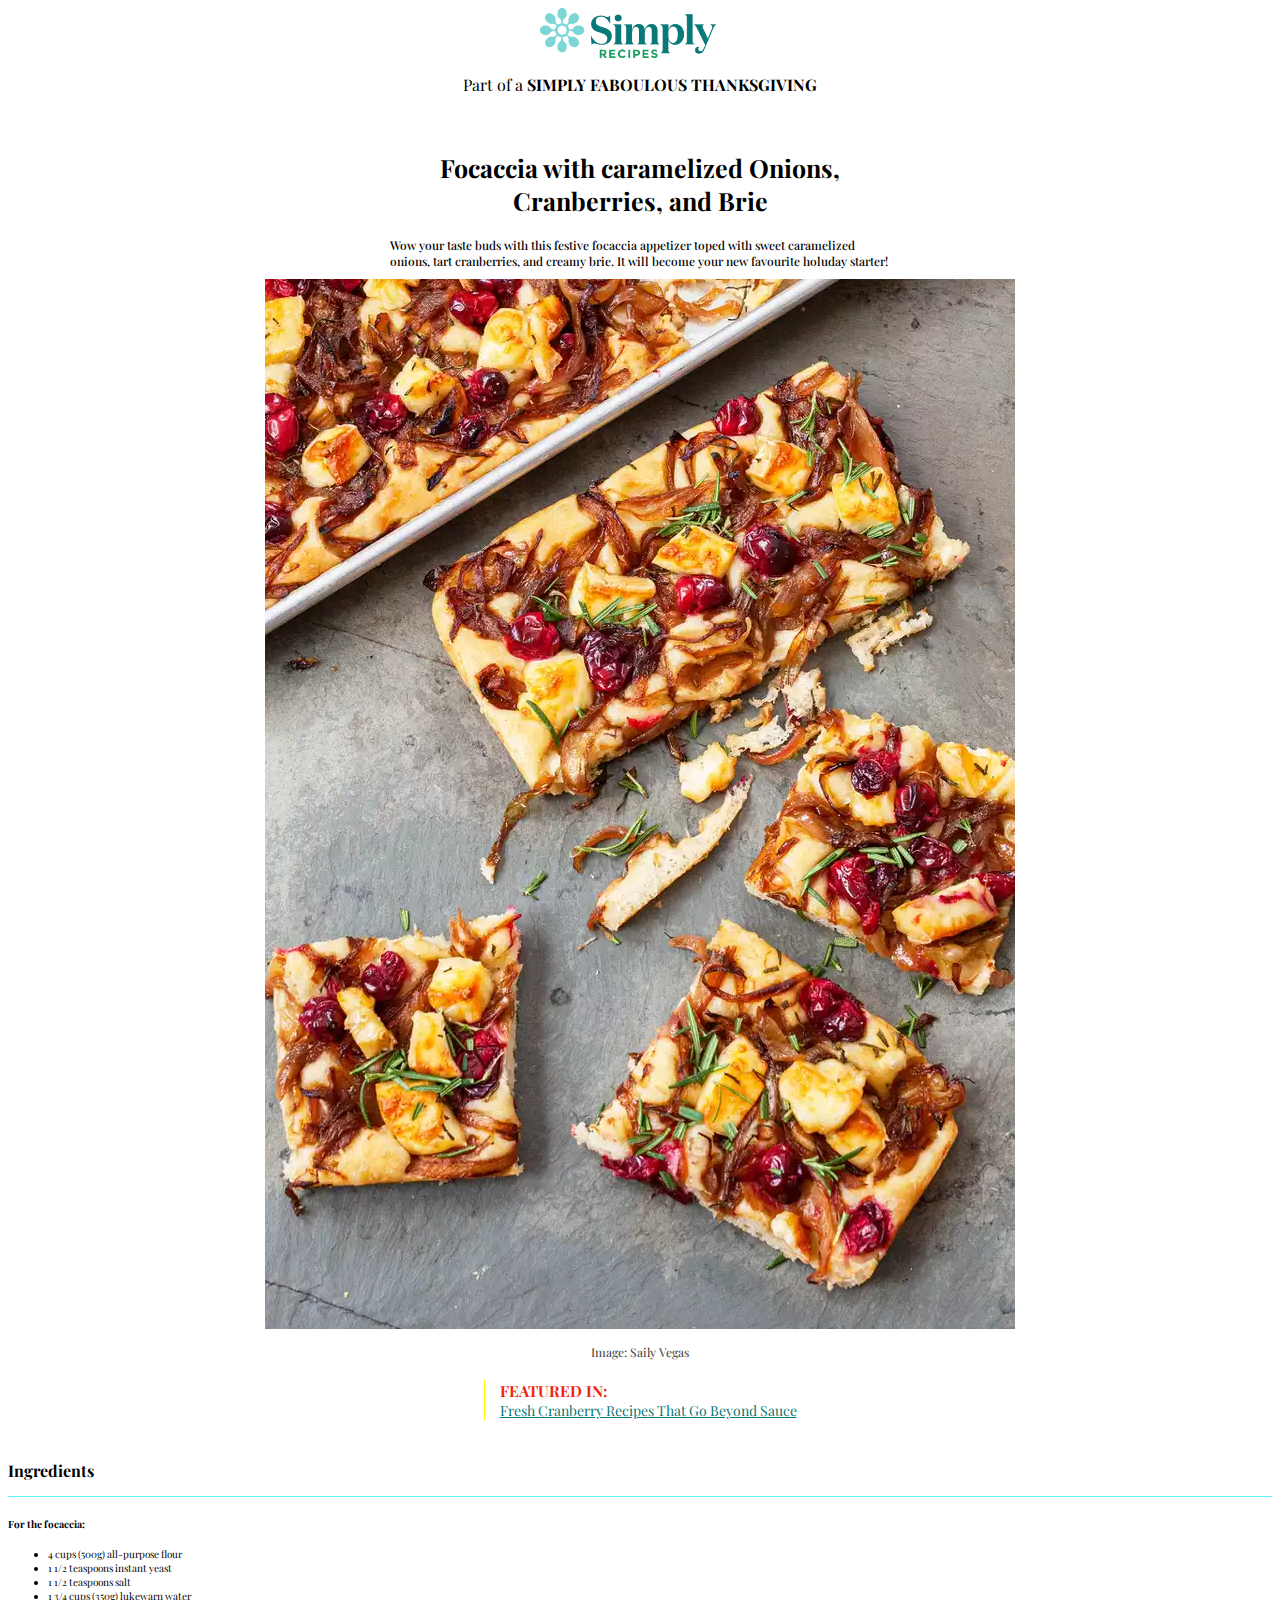
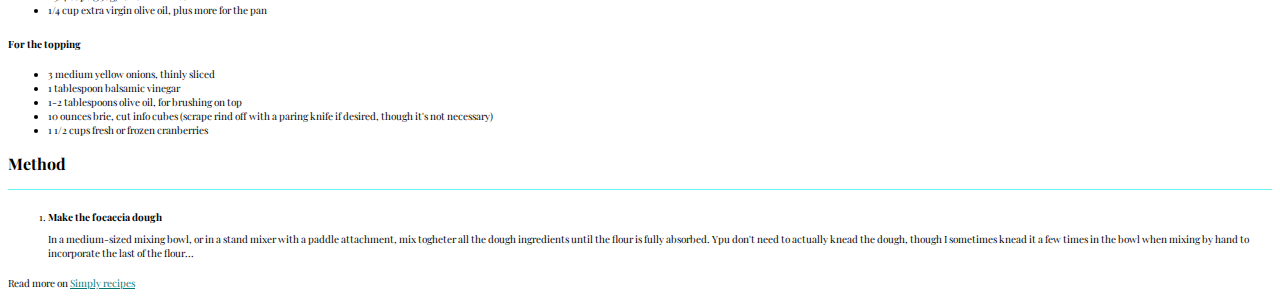
<file: W1/D1/index.html>
<!DOCTYPE html>
<html lang="it">
  <head>
    <meta charset="UTF-8" />
    <meta name="viewport" content="width=device-width, initial-scale=1.0" />
    <title>Document</title>
    <link rel="stylesheet" href="style/style.css" />
  </head>
  <body>
    <div>
      <div class="logo-container">
        <div class="logo"></div>
        <p>Part of a <b>SIMPLY FABOULOUS THANKSGIVING</b></p>
      </div>
      <div class="main-page">
        <div class="main-description">
          <h1>Focaccia with caramelized Onions, Cranberries, and Brie</h1>
          <p>
            Wow your taste buds with this festive focaccia appetizer toped with
            sweet caramelized onions, tart cranberries, and creamy brie. It will
            become your new favourite holuday starter!
          </p>
          <img
            src="assets/__opt__aboutcom__coeus__resources__content_migration__simply_recipes__uploads__2020__12__Cranberry-Brie-Onion-Focaccia-LEAD-4-616c900337a44d82b82fe04845ba8c2b.webp"
          />
          <p class="img-description">Image: Saily Vegas</p>
          <div class="featured-link">
            <h2>FEATURED IN:</h2>
            <a href="#">Fresh Cranberry Recipes That Go Beyond Sauce</a>
          </div>
        </div>

        <div class="main-infos">
          <div class="ingredients">
            <h2>Ingredients</h2>
            <h3>For the focaccia:</h3>
            <ul>
              <li>4 cups (500g) all-purpose flour</li>
              <li>1 1/2 teaspoons instant yeast</li>
              <li>1 1/2 teaspoons salt</li>
              <li>1 3/4 cups (350g) lukewarn water</li>
              <li>1/4 cup extra virgin olive oil, plus more for the pan</li>
            </ul>

            <h3>For the topping</h3>
            <ul>
              <li>3 medium yellow onions, thinly sliced</li>
              <li>1 tablespoon balsamic vinegar</li>
              <li>1-2 tablespoons olive oil, for brushing on top</li>
              <li>
                10 ounces brie, cut info cubes (scrape rind off with a paring
                knife if desired, though it's not necessary)
              </li>
              <li>1 1/2 cups fresh or frozen cranberries</li>
            </ul>
          </div>

          <div class="method">
            <h2>Method</h2>
            <ol>
              <li>
                <h3>Make the focaccia dough</h3>
                <p>
                  In a medium-sized mixing bowl, or in a stand mixer with a
                  paddle attachment, mix togheter all the dough ingredients
                  until the flour is fully absorbed. Ypu don't need to actually
                  knead the dough, though I sometimes knead it a few times in
                  the bowl when mixing by hand to incorporate the last of the
                  flour...
                </p>
              </li>
            </ol>
            <p>Read more on <a href="#">Simply recipes</a></p>
          </div>
        </div>
      </div>
    </div>
  </body>
</html>
</file>
<file: W1/D1/style/style.css>
@import url('https://fonts.googleapis.com/css2?family=Playfair+Display:ital,wght@0,400..900;1,400..900&family=Roboto&display=swap');

body {
    font-family: "Playfair Display", serif;
}

a {
    color: rgb(8 120 120);
}

.logo {
    background-image: url('../assets/logo.png');
    background-size: contain;
    width: 200px;
    height: 50px;
    background-repeat: no-repeat;
}

.logo-container {
    display: flex;
    flex-direction: column;
    align-items: center;
    justify-content: center;
    align-content: center;
    margin: 0px;
    padding: 0px;
}

.logo-description {
    width: 100%;
    text-align: center;
    margin-top: 10px;
    background-color: rgba(255, 255, 118, 0.545);
    border-top: 2px solid rgb(255, 255, 2);
}

.logo-description p {
    font-size: 12px;
    color: rgb(8 120 120);
    font-weight: 450;
}

.main-page {
    display: flex;
    flex-direction: column;
}

.main-description {
    display: flex;
    flex-direction: column;
    justify-content: center;
    align-items: center;
    margin-top: 30px;
}

.main-description h1 {
    text-align: center;
    width: 500px;
    margin: 0px;
    padding: 10px;
    font-size: 25px;
    font-weight: 700;
}

.main-description p {
    width: 500px;
    margin: 0px;
    padding: 10px;
    font-size: 12px;
    font-weight: 500;
}

.main-img {
    position: relative;
    margin: 0px;
    width: 500px;
    height: 357px;
    overflow: hidden;
    border-radius: 8px;
    box-shadow: 8px 8px 15px rgba(0, 0, 0, 0.3);
}

.main-img img {
    border-radius: 8px;
    transform: translate(-50%, -50%)rotate(90deg);
}

p.img-description {
    color: rgb(73, 73, 73);
    font-size: 12px;
    font-weight: 450;
    text-align: center;
    margin-top: 15px;
    padding: 0px;
}

.featured-link {
    display: flex;
    flex-direction: column;
    align-items: flex-start;
    margin-top: 20px;
    margin-bottom: 40px;
    padding-left: 15px;
    font-size: 14px;
    font-weight: 300px;
    border-left: 1px solid rgb(255, 255, 2)
}

.featured-link h2 {
    font-size: 1.1em;
    margin: 0px;
    text-align: left;
    color: rgb(239, 39, 17)
}

.ingredients h2, .method h2 {
    margin: 0px;
    padding-bottom: 15px;
    border-bottom: 1px solid rgba(41, 239, 239, 0.7);
    font-size: 16px;
}

.ingredients h3, .method h3 {
    font-size: 10px;
    margin: 0px;
    margin-top: 20px;
    padding: 0px;
}

.ingredients li, .method li, .method p {
    font-size: 10px;
    margin: 0px;
    padding: 0px;
}

.method p {
    margin-top: 8px;
}
</file>
